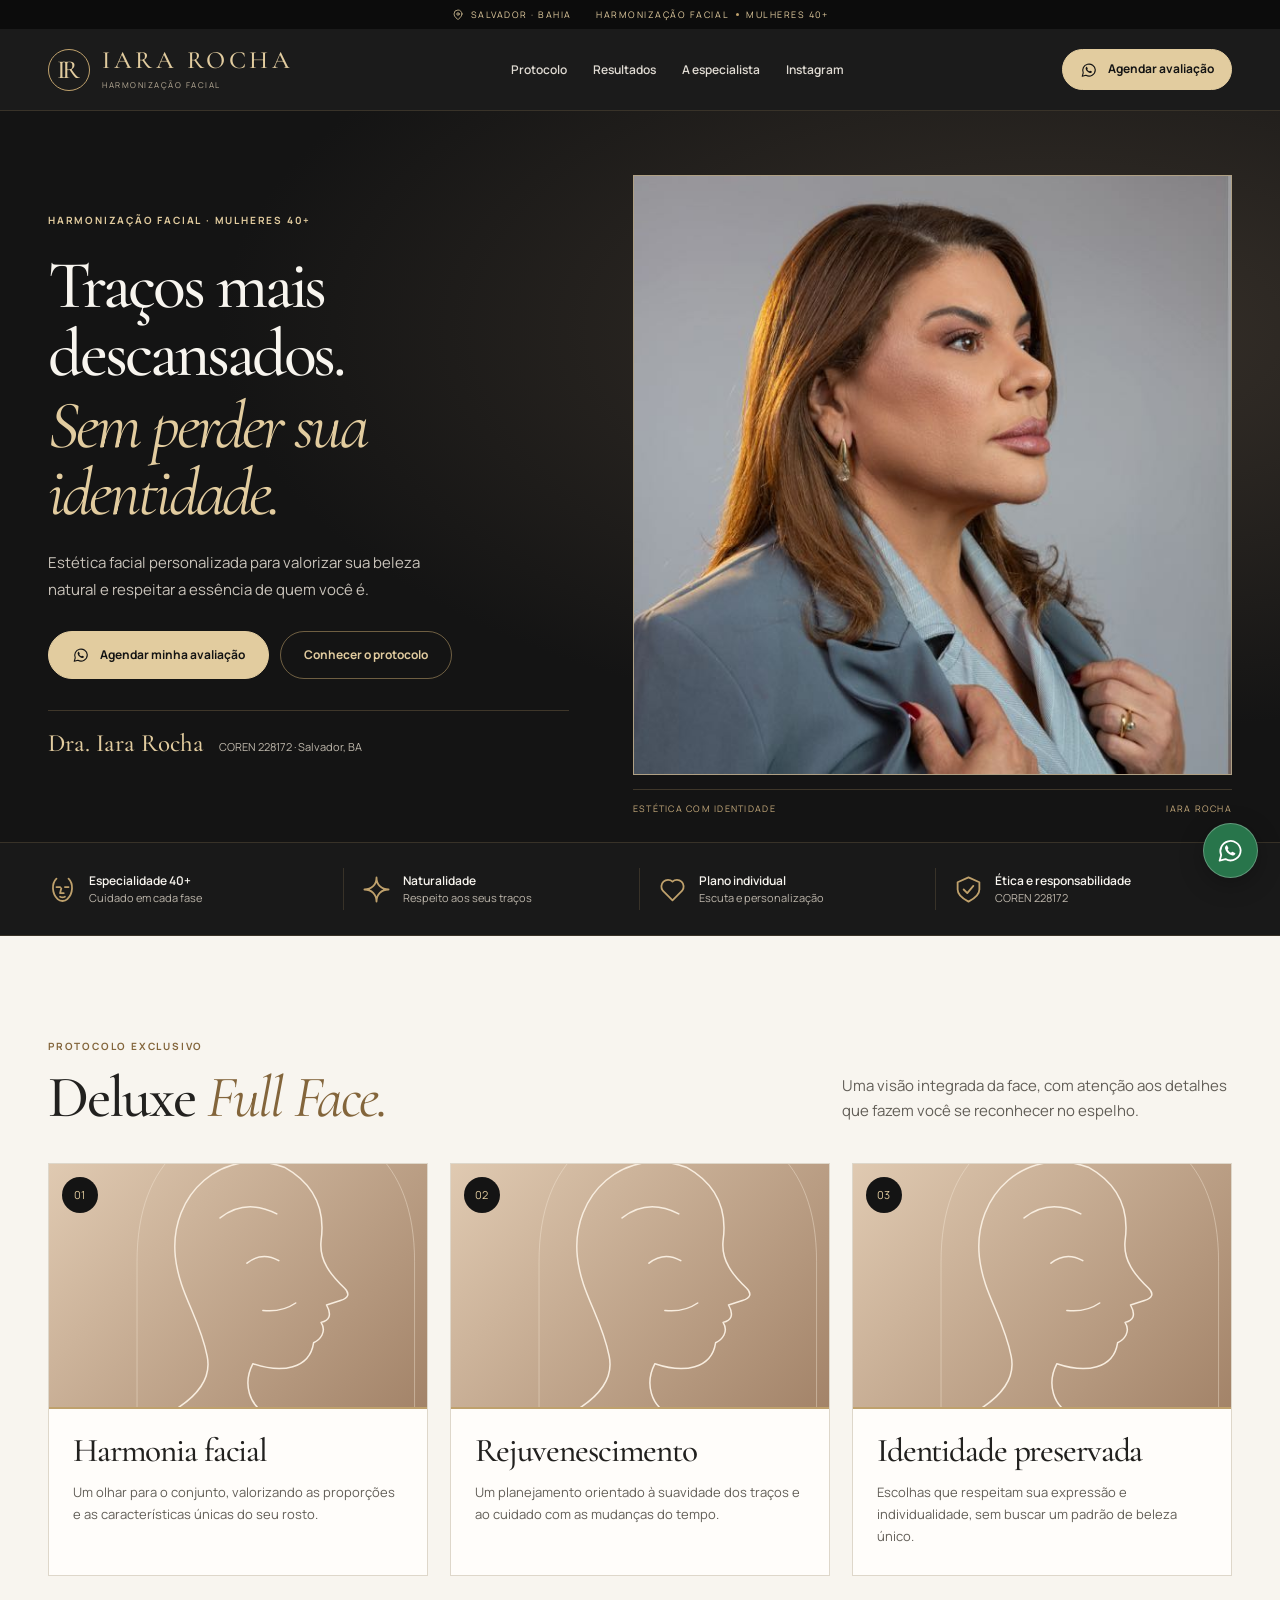
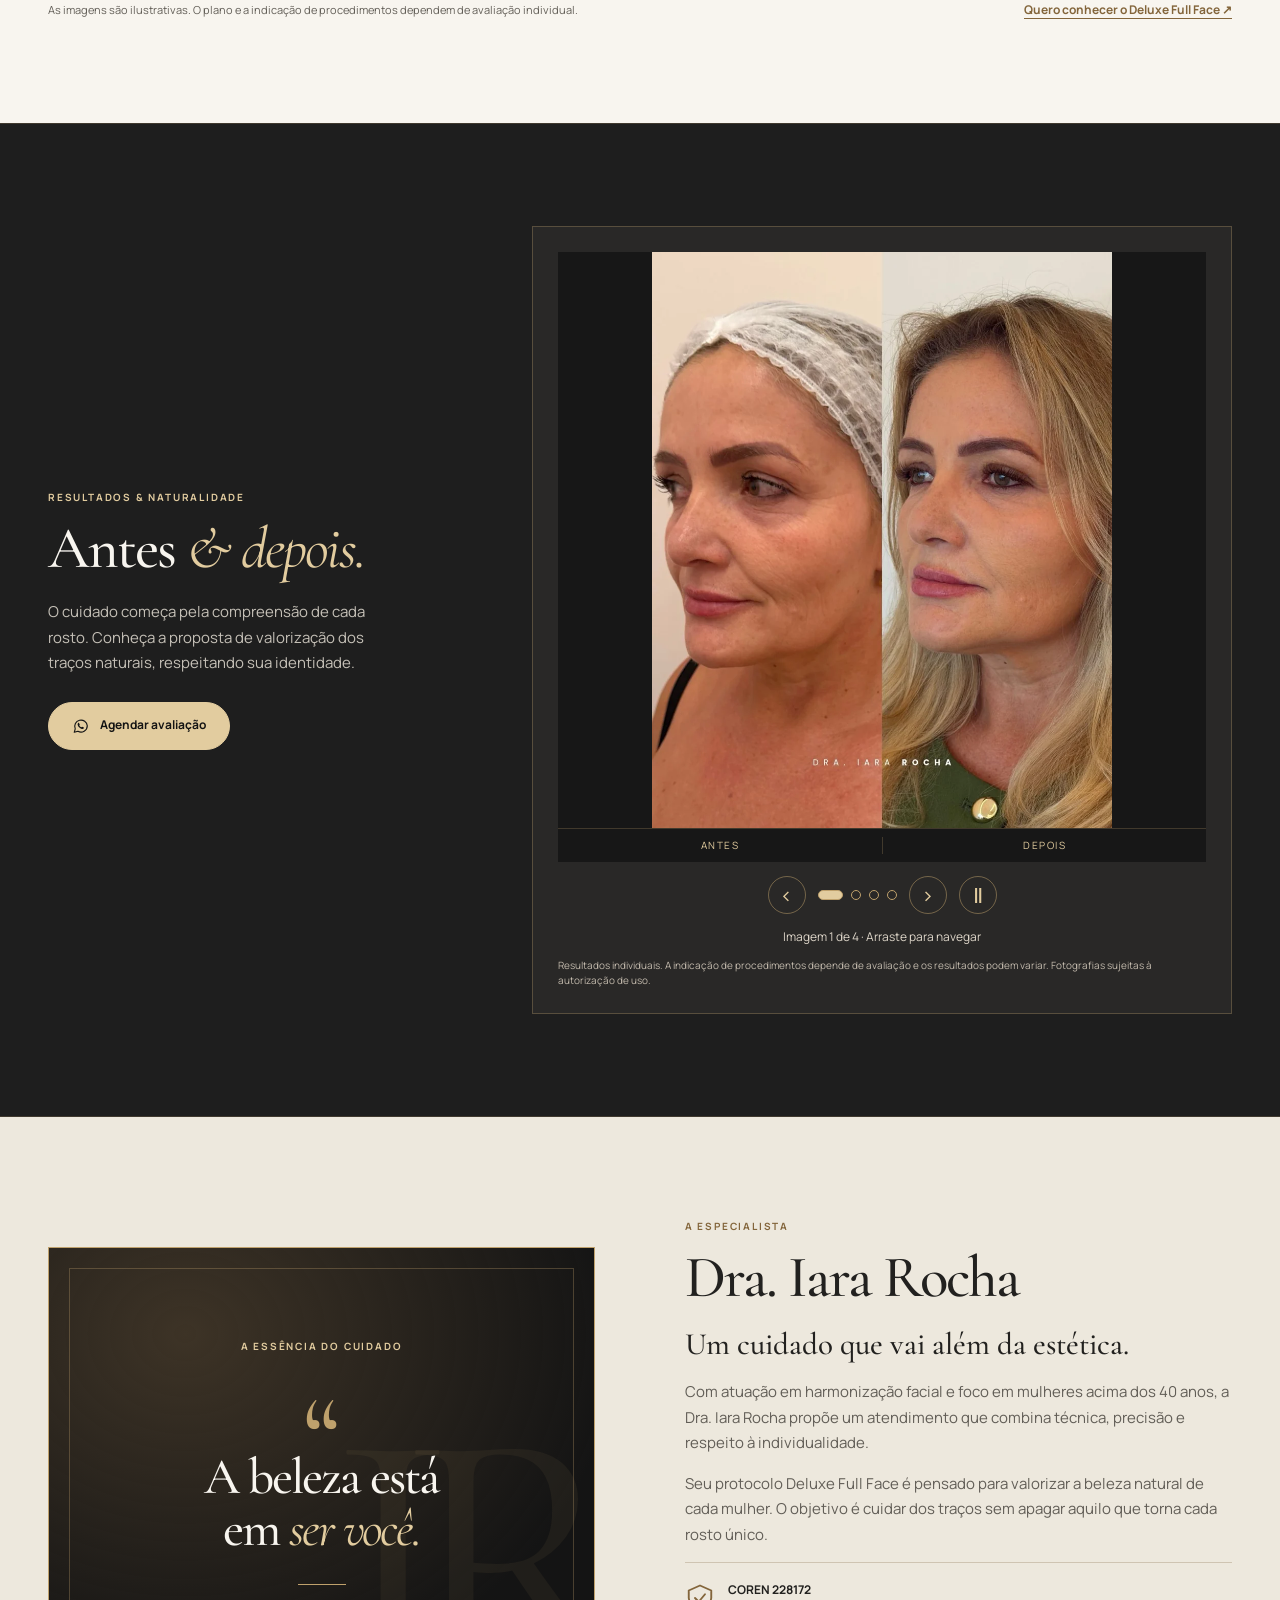
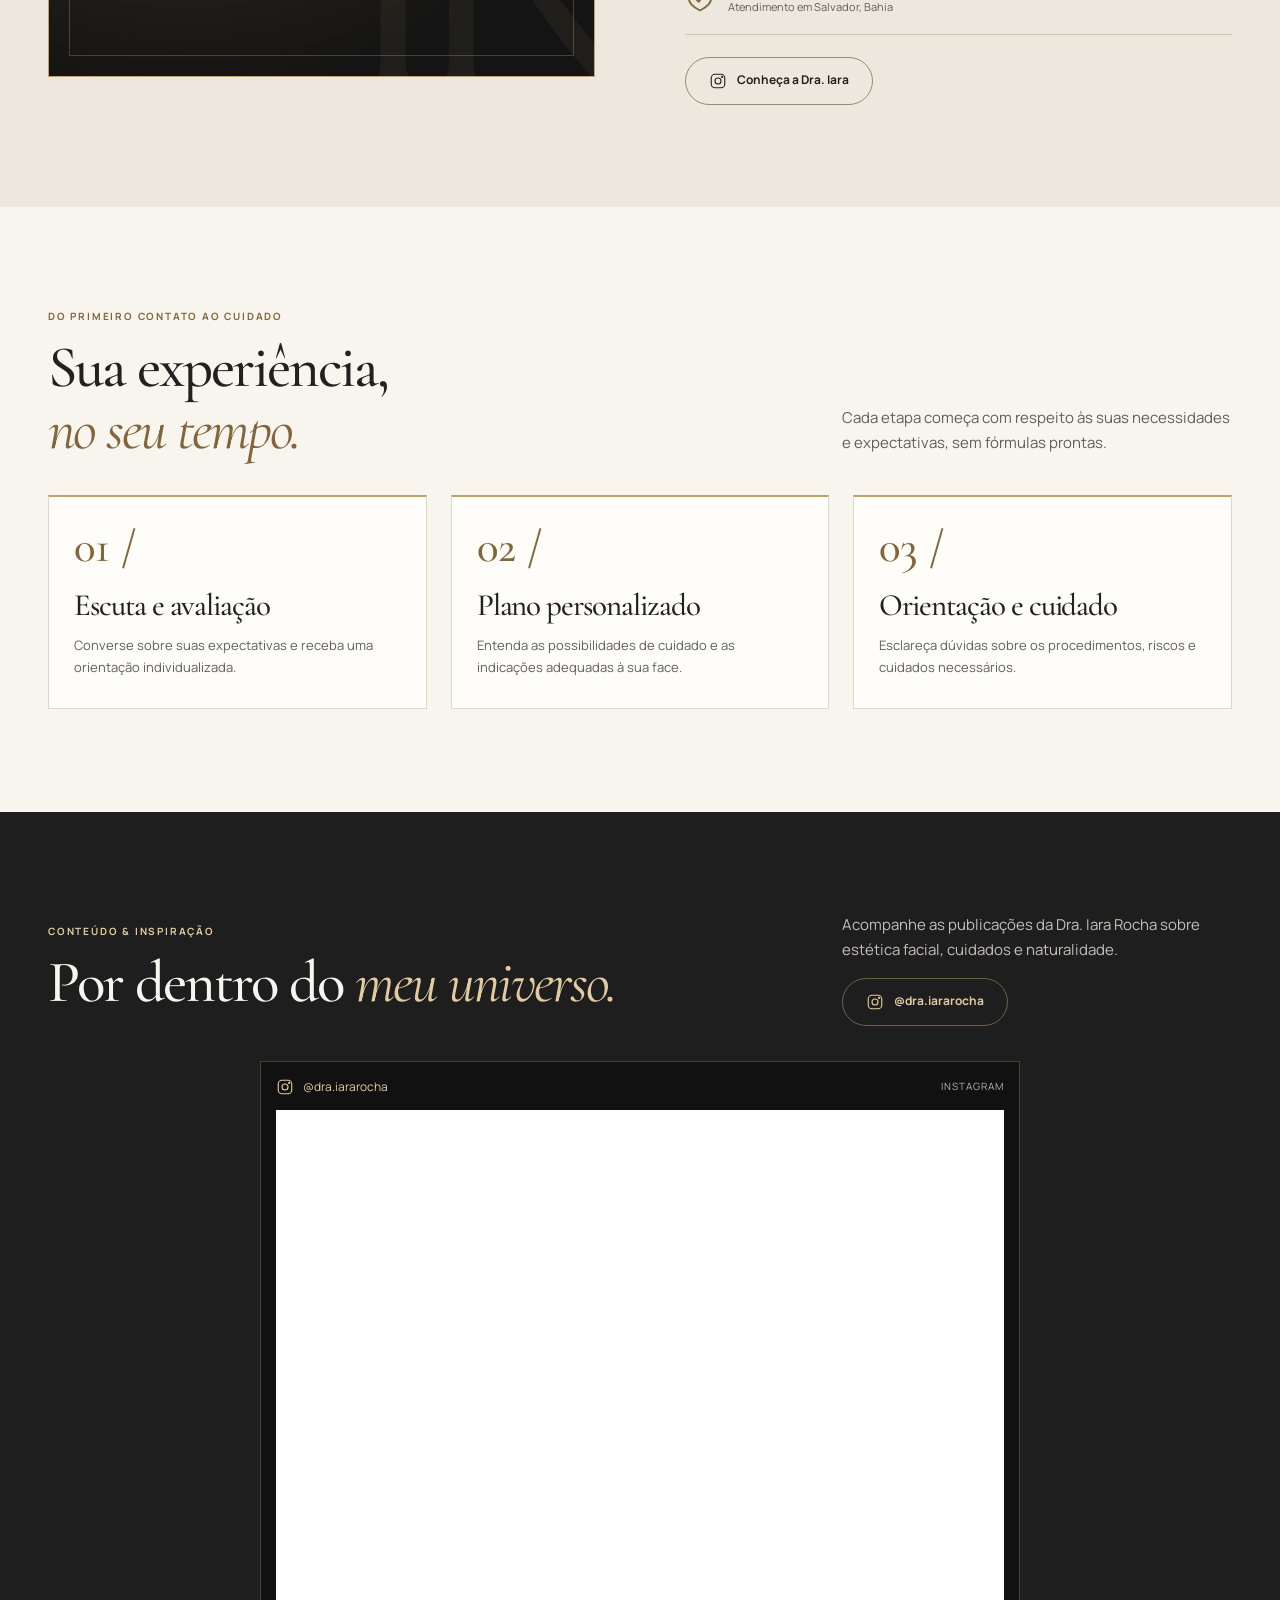
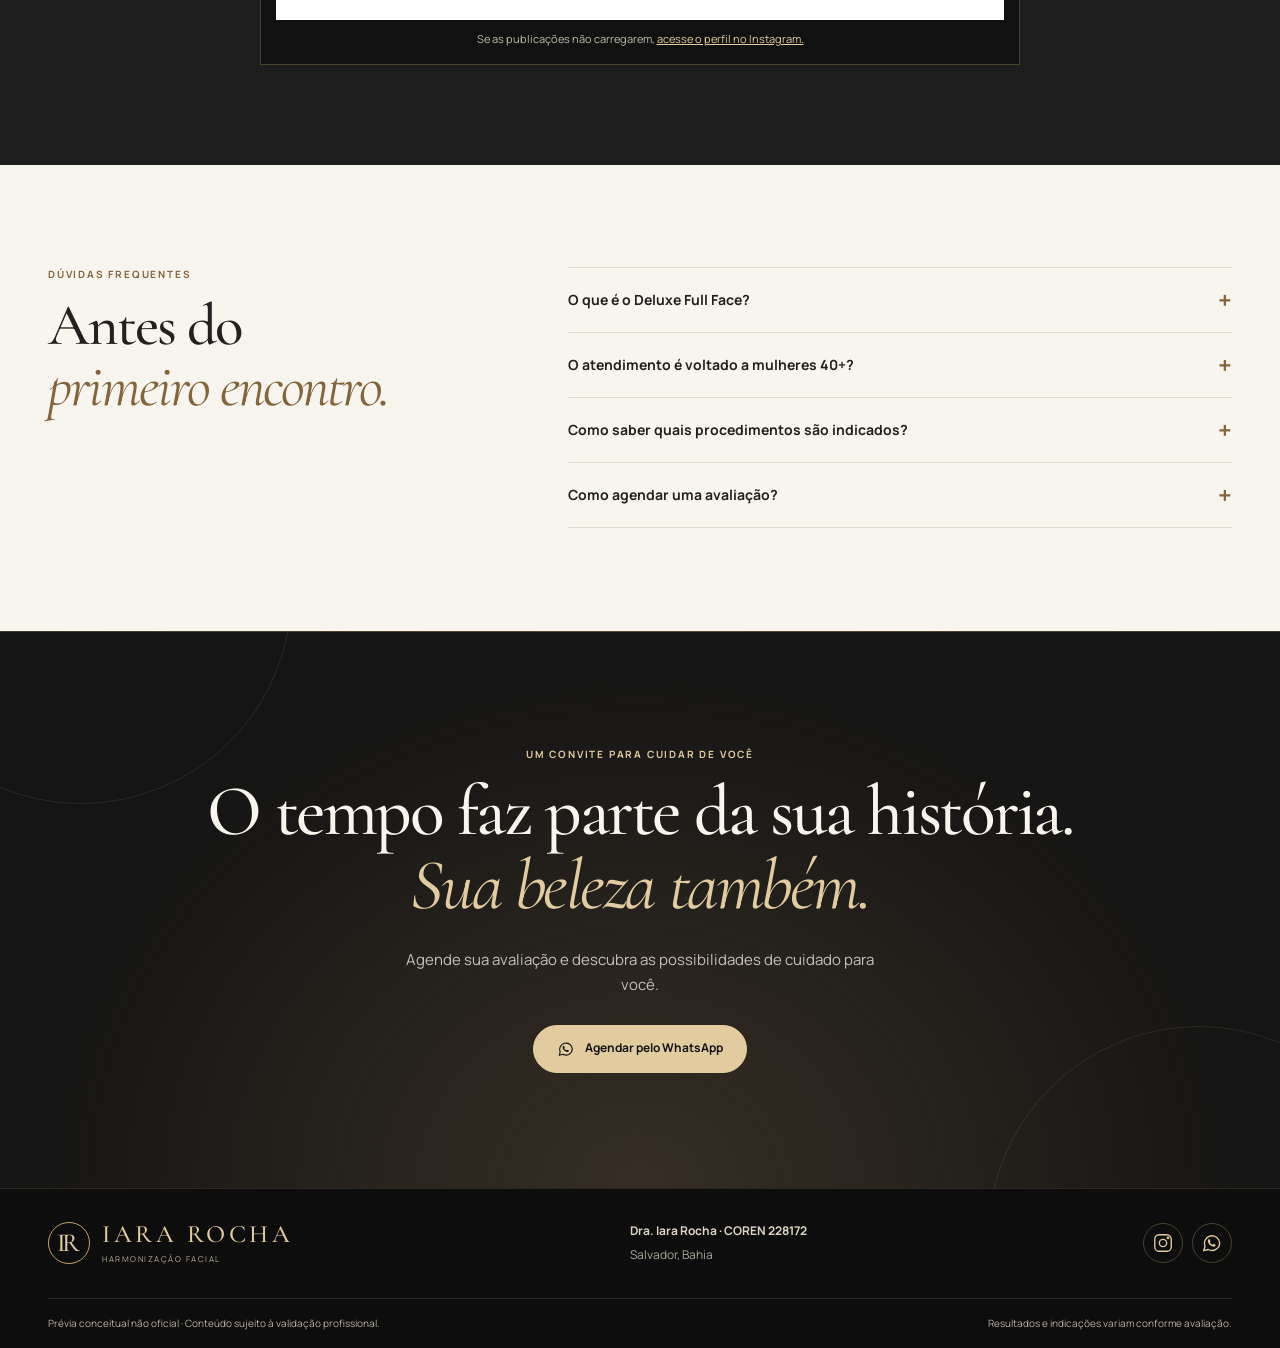
<file: index.html>
<!doctype html>
<html lang="pt-BR"><head><meta charset="utf-8"><meta name="viewport" content="width=device-width, initial-scale=1"><title>Dra. Iara Rocha | Harmonização facial em Salvador</title><meta name="description" content="Harmonização facial com foco em mulheres 40+ em Salvador, Bahia. Conheça o protocolo Deluxe Full Face e agende sua avaliação com a Dra. Iara Rocha."><meta name="robots" content="noindex, nofollow"><meta name="theme-color" content="#141414"><meta property="og:title" content="Dra. Iara Rocha | Beleza que respeita sua identidade"><meta property="og:description" content="Harmonização facial personalizada para mulheres 40+ em Salvador."><meta property="og:type" content="website"><link rel="icon" type="image/svg+xml" href="assets/mark.svg"><link rel="preconnect" href="https://fonts.googleapis.com"><link rel="preconnect" href="https://fonts.gstatic.com" crossorigin><link href="https://fonts.googleapis.com/css2?family=Cormorant+Garamond:ital,wght@0,400;0,500;0,600;1,400;1,500&family=Manrope:wght@400;500;600;700&display=swap" rel="stylesheet"><link rel="stylesheet" href="styles.css?v=5"><script src="script.js?v=5" defer></script></head>
<body><svg xmlns="http://www.w3.org/2000/svg" style="position:absolute;width:0;height:0;overflow:hidden" aria-hidden="true"><symbol id="ig" viewBox="0 0 24 24"><rect x="3" y="3" width="18" height="18" rx="5"/><circle cx="12" cy="12" r="4"/><path d="M17.5 6.5h.01" stroke-width="3"/></symbol><symbol id="wa" viewBox="0 0 24 24"><path d="M20.4 11.8a8.4 8.4 0 0 1-12.5 7.3L3 20.4l1.3-4.6a8.4 8.4 0 1 1 16.1-4Z"/><path d="M8.3 8.1c.3-.5.8-.4 1-.1l1 2c.1.3-.2.7-.6 1.1.6 1.3 1.4 2.1 2.8 2.7.4-.5.8-.9 1.1-.8l2.1 1c.4.2.4.7.1 1.1-.6.9-1.6 1.2-2.8.8-2.7-.9-5-3-5.5-5.6-.2-.9.2-1.6.8-2.2Z" fill="currentColor" stroke="none"/></symbol><symbol id="pin" viewBox="0 0 24 24"><path d="M20 10c0 6-8 11-8 11S4 16 4 10a8 8 0 1 1 16 0Z"/><circle cx="12" cy="10" r="2.5"/></symbol><symbol id="spark" viewBox="0 0 24 24"><path d="M12 2c0 6 4 10 10 10-6 0-10 4-10 10 0-6-4-10-10-10 6 0 10-4 10-10Z"/></symbol><symbol id="shield" viewBox="0 0 24 24"><path d="M12 2 21 6v6c0 5-5 8-9 10-4-2-9-5-9-10V6l9-4Z"/><path d="m8 12 3 3 5-6"/></symbol><symbol id="heart" viewBox="0 0 24 24"><path d="M12 21 4 13a5.5 5.5 0 0 1 8-7.5A5.5 5.5 0 0 1 20 13Z"/></symbol><symbol id="face" viewBox="0 0 24 24"><path d="M7 3C3 7 3 15 8 20c2 2 6 2 8 0 5-5 5-13 1-17M7 10h3m4 0h3m-6 1-1 4h3m-3 3c1 .5 3 .5 4 0"/></symbol></svg>
<div class="topline"><span><svg><use href="#pin"/></svg> Salvador · Bahia</span><span>Harmonização facial <i></i> Mulheres 40+</span></div>
<header class="header"><div class="shell nav"><a href="#inicio" class="logo" aria-label="Dra. Iara Rocha, início"><span class="logo-mark">IR</span><span><strong>IARA ROCHA</strong><small>HARMONIZAÇÃO FACIAL</small></span></a><button class="menu" type="button" aria-expanded="false" aria-label="Abrir menu" aria-controls="navlinks"><span></span><span></span></button><nav id="navlinks"><a href="#protocolo">Protocolo</a><a href="#resultados">Resultados</a><a href="#sobre">A especialista</a><a href="#instagram">Instagram</a></nav><a class="btn btn-small" href="https://wa.me/5571999190750?text=Ol%C3%A1%2C%20gostaria%20de%20agendar%20uma%20avalia%C3%A7%C3%A3o." target="_blank" rel="noopener"><svg><use href="#wa"/></svg> Agendar avaliação</a></div></header>
<main id="inicio"><section class="hero" aria-labelledby="hero-title"><div class="shell hero-grid"><div class="hero-copy"><div class="eyebrow">HARMONIZAÇÃO FACIAL · MULHERES 40+</div><h1 id="hero-title">Traços mais descansados.<em>Sem perder sua identidade.</em></h1><p class="hero-description">Estética facial personalizada para valorizar sua beleza natural e respeitar a essência de quem você é.</p><div class="actions"><a class="btn" href="https://wa.me/5571999190750?text=Ol%C3%A1%2C%20gostaria%20de%20agendar%20uma%20avalia%C3%A7%C3%A3o." target="_blank" rel="noopener"><svg><use href="#wa"/></svg> Agendar minha avaliação</a><a class="btn outline" href="#protocolo">Conhecer o protocolo</a></div><div class="hero-caption"><span class="hero-signature">Dra. Iara Rocha</span><span>COREN 228172 · Salvador, BA</span></div></div><figure class="hero-portrait"><div class="portrait-image"><img src="assets/draiara.png" alt="Retrato profissional da Dra. Iara Rocha" width="640" height="640" fetchpriority="high" decoding="async"></div><figcaption><span>ESTÉTICA COM IDENTIDADE</span><span>IARA ROCHA</span></figcaption></figure></div></section>
<section class="values"><div class="shell values-grid"><div><svg><use href="#face"/></svg><span><b>Especialidade 40+</b><small>Cuidado em cada fase</small></span></div><div><svg><use href="#spark"/></svg><span><b>Naturalidade</b><small>Respeito aos seus traços</small></span></div><div><svg><use href="#heart"/></svg><span><b>Plano individual</b><small>Escuta e personalização</small></span></div><div><svg><use href="#shield"/></svg><span><b>Ética e responsabilidade</b><small>COREN 228172</small></span></div></div></section>
<section id="protocolo" class="section protocol"><div class="shell"><div class="section-head reveal"><div><div class="eyebrow">PROTOCOLO EXCLUSIVO</div><h2>Deluxe <em>Full Face.</em></h2></div><p>Uma visão integrada da face, com atenção aos detalhes que fazem você se reconhecer no espelho.</p></div><div class="protocol-grid"><article class="tile reveal"><div class="tile-img"><img loading="lazy" src="https://images.pexels.com/photos/6619491/pexels-photo-6619491.jpeg?auto=compress&cs=tinysrgb&w=850" alt="Imagem ilustrativa de cuidado facial" onerror="this.onerror=null;this.src='assets/portrait.svg'"><span>01</span></div><div class="tile-copy"><h3>Harmonia facial</h3><p>Um olhar para o conjunto, valorizando as proporções e as características únicas do seu rosto.</p></div></article><article class="tile reveal"><div class="tile-img"><img loading="lazy" src="https://images.pexels.com/photos/7446693/pexels-photo-7446693.jpeg?auto=compress&cs=tinysrgb&w=850" alt="Imagem ilustrativa de atendimento estético" onerror="this.onerror=null;this.src='assets/portrait.svg'"><span>02</span></div><div class="tile-copy"><h3>Rejuvenescimento</h3><p>Um planejamento orientado à suavidade dos traços e ao cuidado com as mudanças do tempo.</p></div></article><article class="tile reveal"><div class="tile-img"><img loading="lazy" src="https://images.pexels.com/photos/6724479/pexels-photo-6724479.jpeg?auto=compress&cs=tinysrgb&w=850" alt="Imagem ilustrativa de autocuidado" onerror="this.onerror=null;this.src='assets/portrait.svg'"><span>03</span></div><div class="tile-copy"><h3>Identidade preservada</h3><p>Escolhas que respeitam sua expressão e individualidade, sem buscar um padrão de beleza único.</p></div></article></div><div class="protocol-foot"><span>As imagens são ilustrativas. O plano e a indicação de procedimentos dependem de avaliação individual.</span><a class="text-link" href="https://wa.me/5571999190750?text=Ol%C3%A1%2C%20gostaria%20de%20conhecer%20o%20Deluxe%20Full%20Face." target="_blank" rel="noopener">Quero conhecer o Deluxe Full Face <span>↗</span></a></div></div></section>
<section id="resultados" class="results"><div class="shell results-grid"><div class="results-copy reveal"><div class="eyebrow">RESULTADOS & NATURALIDADE</div><h2>Antes <em>&amp; depois.</em></h2><p>O cuidado começa pela compreensão de cada rosto. Conheça a proposta de valorização dos traços naturais, respeitando sua identidade.</p><a class="btn" href="https://wa.me/5571999190750" target="_blank" rel="noopener"><svg><use href="#wa"/></svg> Agendar avaliação</a></div><div class="case-carousel reveal" aria-label="Galeria de antes e depois" aria-roledescription="carrossel"><div class="gallery-window" id="case-stage" tabindex="0" aria-label="Arraste para navegar ou use as setas do teclado"><div class="gallery-track" id="gallery-track"></div><div class="gallery-empty" id="gallery-empty"><p>Galeria de antes e depois</p><small>Fotografias serão exibidas após a inclusão dos arquivos.</small></div></div><div class="case-controls" id="case-controls" hidden><button type="button" id="case-prev" aria-label="Imagem anterior">‹</button><div class="gallery-dots" id="gallery-dots" aria-label="Selecionar imagem"></div><button type="button" id="case-next" aria-label="Próxima imagem">›</button><button type="button" id="case-pause" aria-label="Pausar reprodução automática">Ⅱ</button></div><p class="case-caption" id="case-counter" hidden></p><small class="case-disclaimer">Resultados individuais. A indicação de procedimentos depende de avaliação e os resultados podem variar. Fotografias sujeitas à autorização de uso.</small></div></div></section><section id="sobre" class="about"><div class="shell about-grid"><div class="about-art reveal"><div class="about-monogram" aria-hidden="true">IR</div><div class="about-quote"><span class="eyebrow">A ESSÊNCIA DO CUIDADO</span><span class="quote-mark" aria-hidden="true">“</span><p>A beleza está em <em>ser você.</em></p><span class="quote-line"></span></div></div><div class="about-copy reveal"><div class="eyebrow">A ESPECIALISTA</div><h2>Dra. Iara Rocha</h2><p class="lead">Um cuidado que vai além da estética.</p><p>Com atuação em harmonização facial e foco em mulheres acima dos 40 anos, a Dra. Iara Rocha propõe um atendimento que combina técnica, precisão e respeito à individualidade.</p><p>Seu protocolo Deluxe Full Face é pensado para valorizar a beleza natural de cada mulher. O objetivo é cuidar dos traços sem apagar aquilo que torna cada rosto único.</p><div class="credential"><svg><use href="#shield"/></svg><div><b>COREN 228172</b><small>Atendimento em Salvador, Bahia</small></div></div><a class="btn outline" href="https://www.instagram.com/dra.iararocha/" target="_blank" rel="noopener"><svg><use href="#ig"/></svg> Conheça a Dra. Iara</a></div></div></section>
<section id="experiencia" class="section experience"><div class="shell"><div class="section-head reveal"><div><div class="eyebrow">DO PRIMEIRO CONTATO AO CUIDADO</div><h2>Sua experiência,<br><em>no seu tempo.</em></h2></div><p>Cada etapa começa com respeito às suas necessidades e expectativas, sem fórmulas prontas.</p></div><div class="steps"><article class="reveal"><span>01 /</span><h3>Escuta e avaliação</h3><p>Converse sobre suas expectativas e receba uma orientação individualizada.</p></article><article class="reveal"><span>02 /</span><h3>Plano personalizado</h3><p>Entenda as possibilidades de cuidado e as indicações adequadas à sua face.</p></article><article class="reveal"><span>03 /</span><h3>Orientação e cuidado</h3><p>Esclareça dúvidas sobre os procedimentos, riscos e cuidados necessários.</p></article></div></div></section>
<section id="instagram" class="social"><div class="shell"><div class="section-head reveal"><div><div class="eyebrow">CONTEÚDO & INSPIRAÇÃO</div><h2>Por dentro do <em>meu universo.</em></h2></div><div class="social-intro"><p>Acompanhe as publicações da Dra. Iara Rocha sobre estética facial, cuidados e naturalidade.</p><a class="btn outline" href="https://www.instagram.com/dra.iararocha/" target="_blank" rel="noopener"><svg><use href="#ig"/></svg> @dra.iararocha</a></div></div><div class="social-frame reveal"><div class="social-bar"><span><svg><use href="#ig"/></svg> @dra.iararocha</span><span>Instagram</span></div><iframe id="instagram-feed" title="Publicações e perfil da Dra. Iara Rocha no Instagram" src="https://www.instagram.com/dra.iararocha/embed/" loading="lazy" referrerpolicy="strict-origin-when-cross-origin" allowfullscreen></iframe><p class="embed-fallback">Se as publicações não carregarem, <a href="https://www.instagram.com/dra.iararocha/" target="_blank" rel="noopener">acesse o perfil no Instagram.</a></p></div></div></section>
<section class="section faq-section" id="duvidas"><div class="shell faq"><div class="reveal"><div class="eyebrow">DÚVIDAS FREQUENTES</div><h2>Antes do<br><em>primeiro encontro.</em></h2></div><div class="faq-items reveal"><details><summary>O que é o Deluxe Full Face?<span>+</span></summary><p>É o protocolo exclusivo de harmonização facial apresentado pela Dra. Iara Rocha, com abordagem individualizada e foco na naturalidade.</p></details><details><summary>O atendimento é voltado a mulheres 40+?<span>+</span></summary><p>Sim, esse é o foco informado pela profissional. A avaliação permite conversar sobre as necessidades individuais e a indicação de cada cuidado.</p></details><details><summary>Como saber quais procedimentos são indicados?<span>+</span></summary><p>A indicação depende de avaliação profissional, considerando sua anatomia, histórico de saúde, expectativas e possíveis contraindicações.</p></details><details><summary>Como agendar uma avaliação?<span>+</span></summary><p>Entre em contato pelo WhatsApp para consultar disponibilidade, valores e informações de atendimento em Salvador.</p></details></div></div></section>
<section class="closing"><div class="shell reveal"><div class="eyebrow">UM CONVITE PARA CUIDAR DE VOCÊ</div><h2>O tempo faz parte da sua história.<br><em>Sua beleza também.</em></h2><p>Agende sua avaliação e descubra as possibilidades de cuidado para você.</p><a class="btn light" href="https://wa.me/5571999190750?text=Ol%C3%A1%2C%20gostaria%20de%20agendar%20uma%20avalia%C3%A7%C3%A3o." target="_blank" rel="noopener"><svg><use href="#wa"/></svg> Agendar pelo WhatsApp</a></div></section></main>
<footer><div class="shell footer-main"><a class="logo" href="#inicio"><span class="logo-mark">IR</span><span><strong>IARA ROCHA</strong><small>HARMONIZAÇÃO FACIAL</small></span></a><div><strong>Dra. Iara Rocha · COREN 228172</strong><p>Salvador, Bahia</p></div><div class="social-icons"><a href="https://www.instagram.com/dra.iararocha/" target="_blank" rel="noopener" aria-label="Instagram"><svg><use href="#ig"/></svg></a><a href="https://wa.me/5571999190750" target="_blank" rel="noopener" aria-label="WhatsApp"><svg><use href="#wa"/></svg></a></div></div><div class="shell footer-bottom"><span>Prévia conceitual não oficial · Conteúdo sujeito à validação profissional.</span><span>Resultados e indicações variam conforme avaliação.</span></div></footer>
<a class="floating" href="https://wa.me/5571999190750?text=Ol%C3%A1%2C%20gostaria%20de%20agendar%20uma%20avalia%C3%A7%C3%A3o." target="_blank" rel="noopener" aria-label="Agendar pelo WhatsApp"><svg><use href="#wa"/></svg></a></body></html>
</file>
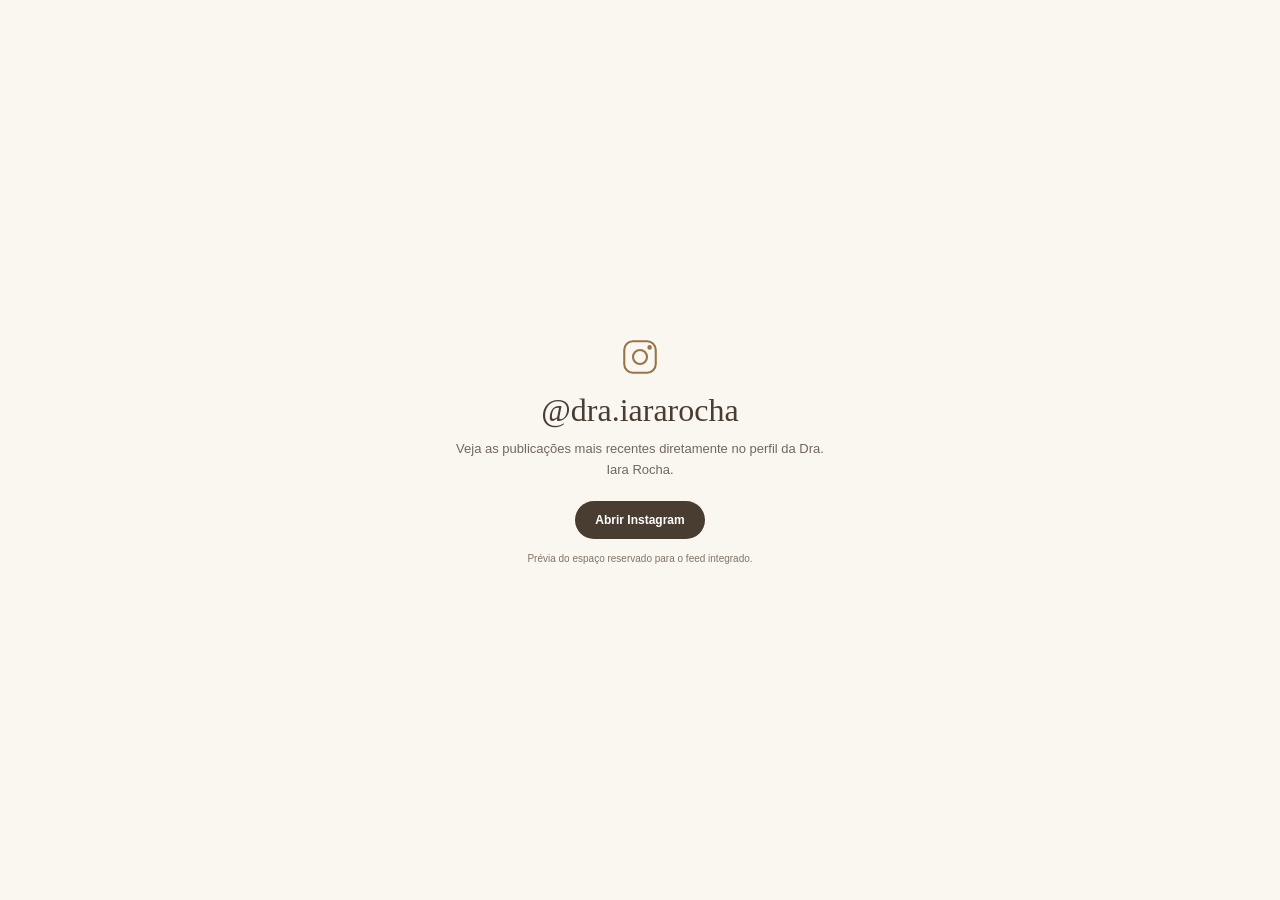
<file: instagram.html>
<!doctype html><html lang="pt-BR"><head><meta charset="utf-8"><meta name="viewport" content="width=device-width, initial-scale=1"><meta name="robots" content="noindex,nofollow"><style>*{box-sizing:border-box}body{margin:0;min-height:100vh;display:grid;place-items:center;background:#faf7f1;color:#493d31;font-family:Arial,sans-serif;text-align:center;padding:20px}main{max-width:390px}svg{width:42px;height:42px;fill:none;stroke:#987449;stroke-width:1.2}h2{font:400 32px Georgia,serif;margin:10px 0}p{font-size:13px;line-height:1.6;color:#72675b;margin:0 0 20px}a{display:inline-block;background:#493d31;color:#fff;border-radius:40px;padding:12px 20px;text-decoration:none;font-size:12px;font-weight:bold}small{display:block;font-size:10px;color:#807466;margin-top:14px}</style></head><body><main><svg viewBox="0 0 24 24" aria-hidden="true"><rect x="3" y="3" width="18" height="18" rx="5"/><circle cx="12" cy="12" r="4"/><circle cx="17.5" cy="6.5" r=".7" fill="#987449"/></svg><h2>@dra.iararocha</h2><p>Veja as publicações mais recentes diretamente no perfil da Dra. Iara Rocha.</p><a href="https://www.instagram.com/dra.iararocha/" target="_blank" rel="noopener">Abrir Instagram</a><small>Prévia do espaço reservado para o feed integrado.</small></main></body></html>
</file>
<file: styles.css>
:root{
 --black:#141414;--graphite:#1e1e1e;--black-soft:#252423;--gold:#bfa16c;--gold-light:#e2cc9f;--gold-dark:#83653b;--paper:#f8f5ef;--cream:#ede8dd;--ink:#22211f;--muted:#625e57;--light-muted:#c5c0b7;--line:#ded7ca;--dark-line:#ffffff20;--serif:'Cormorant Garamond',Georgia,serif;--sans:'Manrope',Arial,sans-serif;
}
*{box-sizing:border-box}html{scroll-behavior:smooth;scroll-padding-top:88px}body{margin:0;background:var(--paper);color:var(--ink);font:400 15px/1.7 var(--sans);-webkit-font-smoothing:antialiased}a{color:inherit;text-decoration:none}button{font:inherit}img{display:block;max-width:100%;width:100%;height:auto}svg{width:22px;height:22px;fill:none;stroke:currentColor;stroke-width:1.5;stroke-linecap:round;stroke-linejoin:round;flex:none}.shell{width:min(1200px,calc(100% - 96px));margin-inline:auto}
h1,h2,h3{font-family:var(--serif);font-weight:500;letter-spacing:-.034em;line-height:1.04;margin:0}h2{font-size:clamp(43px,4.6vw,70px);margin-top:13px}h2 em{font-weight:400;color:var(--gold-dark)}h3{font-size:34px}p{margin:0}
.eyebrow{display:flex;align-items:center;gap:10px;color:var(--gold-dark);font-size:10px;font-weight:700;letter-spacing:.18em;text-transform:uppercase;line-height:1.5}.eyebrow>span{width:24px;height:1px;background:currentColor;flex:none}
.btn{display:inline-flex;align-items:center;justify-content:center;gap:10px;min-height:48px;border:1px solid #917244;background:#917244;color:#fff;border-radius:100px;padding:13px 23px;font-size:12px;font-weight:700;line-height:1.4;transition:transform .22s,background .22s,border-color .22s,color .22s}.btn svg{width:18px;height:18px}.btn:hover{background:#71542d;border-color:#71542d;transform:translateY(-2px)}.btn.outline{background:transparent;color:var(--ink);border-color:#9d8a6d}.btn.outline:hover{background:var(--ink);border-color:var(--ink);color:white}.btn-small{min-height:41px;padding:10px 17px;white-space:nowrap}.actions{display:flex;flex-wrap:wrap;gap:11px}
.topline{background:#0c0c0c;color:var(--gold-light);display:flex;align-items:center;justify-content:center;gap:24px;padding:7px 15px;text-transform:uppercase;font-size:9px;letter-spacing:.17em}.topline span{display:flex;align-items:center;gap:7px}.topline svg{width:12px;height:12px}.topline i{width:3px;height:3px;border-radius:50%;background:var(--gold)}
.header{position:sticky;top:0;z-index:20;background:rgba(20,20,20,.97);backdrop-filter:blur(14px);border-bottom:1px solid #bfa16c30;color:var(--paper)}.nav{min-height:81px;display:flex;align-items:center;justify-content:space-between;gap:20px}.logo{display:inline-flex;align-items:center;gap:12px;flex-shrink:0}.logo-mark{width:42px;height:42px;border:1px solid var(--gold);border-radius:50%;display:grid;place-items:center;color:var(--gold-light);font:500 26px/1 var(--serif);letter-spacing:-.15em;padding-right:4px}.logo strong,.logo small{display:block}.logo strong{font:500 25px/1 var(--serif);letter-spacing:.14em;color:var(--gold-light)}.logo small{margin-top:5px;font-size:8px;letter-spacing:.19em;color:#b9ad98}
nav{display:flex;align-items:center;gap:26px;font-size:12px;font-weight:600}nav a{color:#e0dbd3;transition:color .2s}nav a:hover{color:var(--gold-light)}.menu{display:none;color:var(--paper);border:0;background:none;padding:12px;cursor:pointer}
.header .btn,.hero .btn,.results .btn,.closing .btn{background:var(--gold-light);border-color:var(--gold-light);color:var(--black)}.header .btn:hover,.hero .btn:hover,.results .btn:hover,.closing .btn:hover{background:#f3dfb7;border-color:#f3dfb7}.hero .btn.outline{background:transparent;border-color:#bfa16c88;color:var(--gold-light)}.hero .btn.outline:hover{background:#bfa16c20;border-color:var(--gold-light)}
.hero{background:radial-gradient(ellipse at 82% 30%,#38312a 0,transparent 56%),var(--black);color:var(--paper);overflow:hidden}.hero-grid{display:grid;grid-template-columns:minmax(0,.93fr) minmax(0,1.07fr);gap:clamp(25px,5vw,76px);align-items:center;padding-block:clamp(40px,5vw,80px) 26px}.hero-copy{padding:10px 0 30px}.hero .eyebrow{color:var(--gold-light)}.hero h1{font-size:clamp(49px,5.3vw,85px);line-height:.99;letter-spacing:-.045em;margin:24px 0 23px}.hero h1 em{display:block;color:var(--gold-light);font-weight:400;margin-top:5px}.hero-description{max-width:415px;color:#c9c3ba;font-size:15px;line-height:1.8;margin-bottom:28px}.hero-caption{margin-top:31px;padding-top:19px;border-top:1px solid #bfa16c40;display:flex;flex-wrap:wrap;align-items:baseline;gap:7px 15px;color:#bfb8ac;font-size:11px}.hero-signature{font:500 25px/1.1 var(--serif);color:var(--gold-light)}.hero-portrait{margin:0;min-width:0;position:relative;animation:appear .7s ease both}.portrait-image{position:relative;aspect-ratio:1;overflow:hidden;background:#999;border:1px solid #c5a87180}.portrait-image img{width:100%;height:100%;object-fit:contain;object-position:center}.hero-portrait figcaption{display:flex;justify-content:space-between;gap:12px;align-items:center;margin-top:14px;padding-top:11px;border-top:1px solid #bfa16c40;color:#c7ab7c;font-size:9px;letter-spacing:.14em}.hero-portrait figcaption span:last-child{text-align:right}@keyframes appear{from{opacity:.25;transform:translateY(12px)}to{opacity:1;transform:none}}
.values{background:#191919;color:var(--paper);border-top:1px solid #bfa16c30;border-bottom:1px solid #bfa16c30}.values-grid{display:grid;grid-template-columns:repeat(4,minmax(0,1fr));padding-block:25px}.values-grid>div{display:flex;align-items:center;gap:12px;padding:4px 18px;border-right:1px solid #bfa16c30}.values-grid>div:first-child{padding-left:0}.values-grid>div:last-child{border:0}.values-grid svg{width:29px;height:29px;color:var(--gold)}.values-grid b,.values-grid small{display:block;line-height:1.5}.values-grid b{font-size:12px;font-weight:600}.values-grid small{font-size:11px;color:#bdb6ab}
.section{padding-block:clamp(62px,8vw,110px)}.section-head{display:flex;align-items:end;justify-content:space-between;gap:36px;margin-bottom:35px}.section-head p{color:var(--muted);max-width:390px;margin-bottom:4px}
.protocol{background:var(--paper)}.protocol-grid{display:grid;grid-template-columns:repeat(3,minmax(0,1fr));gap:22px}.tile{background:#fffdfa;overflow:hidden;border:1px solid var(--line);transition:transform .35s,box-shadow .35s}.tile:hover{transform:translateY(-5px);box-shadow:0 14px 35px #2420180c}.tile-img{height:clamp(180px,19vw,260px);position:relative;overflow:hidden;background:var(--cream)}.tile-img img{width:100%;height:100%;object-fit:cover;object-position:center 42%;transition:transform .6s}.tile:hover .tile-img img{transform:scale(1.04)}.tile-img>span{position:absolute;top:13px;left:13px;display:grid;place-items:center;width:36px;height:36px;border-radius:50%;background:var(--black);color:var(--gold-light);font-size:11px;letter-spacing:.08em}.tile-copy{padding:25px 24px 28px;border-top:2px solid #bfa16c}.tile h3{font-size:clamp(28px,2.6vw,36px)}.tile p{font-size:13px;color:var(--muted);margin-top:12px}.protocol-foot{display:flex;justify-content:space-between;align-items:center;gap:20px;margin-top:24px;color:var(--muted);font-size:11px}.text-link{font-size:12px;font-weight:700;color:var(--gold-dark);text-decoration:underline;text-underline-offset:4px}
.results{background:var(--graphite);color:var(--paper);padding-block:clamp(60px,8vw,104px);border-block:1px solid #bfa16c35}.results-grid{display:grid;grid-template-columns:minmax(0,.75fr) minmax(0,1.25fr);gap:clamp(25px,6vw,80px);align-items:center}.results .eyebrow,.results h2 em{color:var(--gold-light)}.results-copy p{color:var(--light-muted);max-width:355px;margin:20px 0 26px}.case-carousel{min-width:0;border:1px solid #bfa16c50;padding:clamp(13px,2.1vw,25px);background:#292827}.case-pair{display:grid;grid-template-columns:repeat(2,minmax(0,1fr));gap:10px}.case-pair figure{margin:0;position:relative;aspect-ratio:1;display:grid;place-items:center;overflow:hidden;background:#d7d2c9}.case-pair figure img{width:100%;height:100%;object-fit:contain}.case-placeholder{background:linear-gradient(145deg,#373431,#262524)!important;border:1px solid #bfa16c35}.case-placeholder>span{font:400 clamp(45px,7vw,90px)/1 var(--serif);color:#bfa16c55}.case-pair figcaption{position:absolute;bottom:12px;left:12px;background:#141414e0;color:var(--gold-light);font-size:10px;text-transform:uppercase;letter-spacing:.1em;padding:5px 13px;border-radius:100px}.case-caption{margin:13px 0 6px;font-size:12px;color:#ddd5c8}.case-disclaimer{font-size:10px;color:#c2b9ac;line-height:1.5;display:block;margin-top:10px}.case-controls{display:flex;align-items:center;justify-content:center;gap:12px;margin-top:14px}.case-controls[hidden]{display:none}.case-controls button{width:38px;height:38px;display:grid;place-items:center;background:transparent;color:var(--gold-light);border:1px solid #bfa16c80;border-radius:50%;font-size:21px;line-height:1;cursor:pointer}.case-controls button:hover{background:var(--gold-light);color:var(--black)}.case-controls span{font-size:11px;color:var(--light-muted);min-width:48px;text-align:center}
.about{padding-block:clamp(64px,8vw,112px);background:var(--cream)}.about-grid{display:grid;grid-template-columns:minmax(0,1fr) minmax(0,1fr);align-items:center;gap:clamp(34px,7vw,100px)}.about-art{position:relative;overflow:hidden;min-height:430px;display:flex;align-items:center;justify-content:center;background:radial-gradient(ellipse at 25% 20%,#3d3326,transparent 75%),var(--black);color:var(--gold-light);border:1px solid #bfa16c;isolation:isolate}.about-art::before{content:'';position:absolute;inset:20px;border:1px solid #bfa16c50;pointer-events:none}.about-monogram{position:absolute;bottom:-45px;right:-5px;z-index:-1;font:400 clamp(200px,30vw,420px)/.8 var(--serif);letter-spacing:-.15em;color:#bfa16c11;user-select:none}.about-quote{padding:42px;max-width:380px;text-align:center}.about-quote .eyebrow{justify-content:center;color:var(--gold-light)}.quote-mark{display:block;height:72px;font:400 115px/1 var(--serif);color:var(--gold);margin-top:25px}.about-quote p{font:500 clamp(45px,4vw,66px)/1.02 var(--serif);letter-spacing:-.04em;color:var(--paper)}.about-quote em{color:var(--gold-light);font-weight:400}.quote-line{display:block;width:48px;height:1px;background:var(--gold);margin:28px auto 0}.about-copy p{color:var(--muted);margin:0 0 15px}.about-copy .lead{font:500 31px/1.18 var(--serif);color:var(--ink);margin:17px 0}.credential{display:flex;align-items:center;gap:13px;padding:18px 0;margin:14px 0 22px;border-block:1px solid #cfc4b2}.credential svg{width:30px;height:30px;color:var(--gold-dark)}.credential b,.credential small{display:block;line-height:1.5}.credential b{font-size:12px}.credential small{font-size:11px;color:var(--muted)}
.experience{background:var(--paper)}.steps{display:grid;grid-template-columns:repeat(3,minmax(0,1fr));gap:24px}.steps article{padding:27px 25px 30px;background:#fffdfa;border:1px solid var(--line);border-top:2px solid #bfa16c}.steps article>span{font:500 45px/1 var(--serif);color:var(--gold-dark);display:block;margin-bottom:20px}.steps h3{font-size:31px}.steps p{margin-top:13px;color:var(--muted);font-size:13px}
.social{background:var(--graphite);color:var(--paper);padding-block:clamp(60px,8vw,100px)}.social .eyebrow,.social h2 em{color:var(--gold-light)}.social .section-head{align-items:center}.social .section-head p{color:var(--light-muted);margin:0 0 15px}.social .btn.outline{color:var(--gold-light);border-color:#bfa16c80}.social .btn.outline:hover{background:var(--gold-light);color:var(--black)}.social-frame{max-width:760px;margin:0 auto;background:#111;border:1px solid #bfa16c55;padding:15px}.social-bar{display:flex;justify-content:space-between;align-items:center;gap:12px;padding:0 0 13px;color:var(--gold-light);font-size:12px}.social-bar span:first-child{display:flex;gap:9px;align-items:center}.social-bar svg{width:18px;height:18px}.social-bar span:last-child{font-size:10px;letter-spacing:.1em;text-transform:uppercase;color:#bcb4a8}.social-frame iframe{display:block;border:0;width:100%;height:510px;background:#fff}.embed-fallback{text-align:center;font-size:11px;color:#c2b9ad;margin-top:10px}.embed-fallback a{text-decoration:underline;color:var(--gold-light)}
.faq-section{background:var(--paper)}.faq{display:grid;grid-template-columns:minmax(0,.8fr) minmax(0,1.2fr);gap:clamp(28px,6vw,80px)}.faq-items details{border-bottom:1px solid var(--line)}.faq-items details:first-child{border-top:1px solid var(--line)}summary{list-style:none;cursor:pointer;padding:20px 0;display:flex;align-items:center;justify-content:space-between;gap:12px;font-weight:700;font-size:14px}summary::-webkit-details-marker{display:none}summary span{font-size:24px;line-height:1;color:var(--gold-dark);transition:transform .2s}details[open] summary span{transform:rotate(45deg)}details p{margin:0 25px 19px 0;color:var(--muted);font-size:13px}
.closing{position:relative;isolation:isolate;text-align:center;background:radial-gradient(ellipse at 50% 100%,#362e24,transparent 70%),var(--black);color:var(--paper);overflow:hidden;padding-block:clamp(70px,9vw,122px);border-top:1px solid #bfa16c45}.closing:before,.closing:after{content:'';position:absolute;width:420px;height:420px;border:1px solid #bfa16c22;border-radius:50%;z-index:-1}.closing:before{top:-250px;left:-130px}.closing:after{right:-130px;bottom:-260px}.closing .eyebrow{justify-content:center;color:var(--gold-light)}.closing h2{font-size:clamp(43px,5.6vw,83px)}.closing h2 em{color:var(--gold-light)}.closing p{max-width:500px;margin:23px auto 27px;color:var(--light-muted)}
footer{background:#0d0d0d;color:var(--paper);border-top:1px solid #bfa16c30}.footer-main{display:flex;justify-content:space-between;align-items:center;gap:24px;padding-block:32px}.footer-main>div:nth-child(2){font-size:12px;color:#ddd4c5}.footer-main p{color:#aaa399;margin-top:4px}.social-icons{display:flex;gap:9px}.social-icons a{width:40px;height:40px;border-radius:50%;display:grid;place-items:center;color:var(--gold-light);border:1px solid #bfa16c55}.social-icons a:hover{background:#bfa16c20}.footer-bottom{border-top:1px solid #bfa16c30;display:flex;justify-content:space-between;gap:20px;padding-block:16px;font-size:10px;color:#b8afa3}
.floating{position:fixed;right:22px;bottom:22px;z-index:30;display:grid;place-items:center;width:55px;height:55px;background:#28754b;color:#fff;border:1px solid #ffffff44;border-radius:50%;box-shadow:0 6px 24px #0004;transition:transform .25s}.floating:hover{transform:translateY(-4px)}.floating svg{width:29px;height:29px}
.js .reveal{opacity:0;transform:translateY(18px);transition:opacity .6s,transform .6s}.js .reveal.visible{opacity:1;transform:none}a:focus-visible,button:focus-visible,summary:focus-visible{outline:2px solid var(--gold);outline-offset:4px}
@media(max-width:1000px){.shell{width:calc(100% - 56px)}.nav{gap:14px}nav{gap:15px}.nav>.btn{display:none}.hero-grid{gap:28px}.hero h1{font-size:clamp(46px,5.6vw,69px)}.hero .btn{padding:12px 16px}.values-grid>div{padding-inline:10px;gap:8px}.values-grid svg{width:24px;height:24px}.values-grid small{font-size:10px}.about-art{min-height:370px}.tile-copy{padding:21px 18px}.steps article{padding-inline:17px}}
@media(max-width:700px){html{scroll-padding-top:70px}.shell{width:calc(100% - 36px)}.topline{gap:9px;font-size:8px;letter-spacing:.05em}.nav{min-height:67px}.logo strong{font-size:21px}.logo-mark{width:36px;height:36px;font-size:22px}.logo small{font-size:7px}.menu{display:flex;flex-direction:column;gap:6px}.menu span{width:23px;height:1.5px;background:var(--gold-light)}nav{display:none;position:absolute;top:100%;left:0;right:0;background:var(--black);padding:12px 22px;flex-direction:column;align-items:stretch;gap:0;border-bottom:1px solid #bfa16c55}nav.open{display:flex}nav a{padding:13px 0;border-bottom:1px solid #ffffff15}nav a:last-child{border:0}.hero-grid{grid-template-columns:1fr;gap:22px;padding-block:22px 24px}.hero-portrait{grid-row:1;width:min(100%,480px);justify-self:center}.hero-portrait figcaption{font-size:8px;margin-top:9px;padding-top:7px}.hero-copy{padding:0 2px 10px}.hero h1{font-size:clamp(49px,11vw,70px);margin:14px 0 17px}.hero .eyebrow{font-size:9px;letter-spacing:.1em}.hero-description{font-size:14px;margin-bottom:20px}.hero-caption{margin-top:20px;padding-top:13px}.hero-signature{font-size:23px}.actions{gap:8px}.btn{font-size:11px;min-height:44px;padding:12px 16px}.values-grid{grid-template-columns:repeat(2,minmax(0,1fr));padding-block:19px;gap:18px 0}.values-grid>div{padding-inline:8px}.values-grid>div:nth-child(2){border:0}.values-grid>div:nth-child(3){padding-left:0}.values-grid b{font-size:11px}.values-grid small{font-size:10px}.section,.results,.about,.social{padding-block:56px}.section-head{display:block;margin-bottom:24px}.section-head p{font-size:14px;margin-top:15px}.protocol-grid{grid-template-columns:1fr;gap:16px}.tile-img{height:225px}.tile-copy{padding:20px}.protocol-foot{flex-direction:column;align-items:start;gap:12px}.results-grid,.about-grid,.faq{grid-template-columns:1fr;gap:28px}.case-pair{gap:7px}.case-pair figcaption{bottom:7px;left:7px;padding:4px 9px}.about-art{min-height:320px}.about-quote{padding:30px}.steps{grid-template-columns:1fr;gap:12px}.steps article{padding:21px}.steps article>span{margin-bottom:12px}.social .section-head p{margin:15px 0}.social-frame{padding:9px}.social-frame iframe{height:475px}.social-bar{padding-bottom:9px}.closing{padding-block:63px}.closing p{font-size:14px}.footer-main{flex-wrap:wrap;align-items:start;gap:20px}.footer-main>div:nth-child(2){order:3;width:100%}.footer-bottom{flex-direction:column;gap:5px;padding-bottom:76px}.floating{right:15px;bottom:15px;width:51px;height:51px}}
@media(max-width:350px){.shell{width:calc(100% - 28px)}.hero h1{font-size:43px}.hero .actions .btn{width:100%}.values-grid>div{gap:6px}.values-grid svg{width:20px;height:20px}}
@media(prefers-reduced-motion:reduce){*,*::before,*::after{scroll-behavior:auto!important;animation:none!important;transition:none!important}.js .reveal{opacity:1;transform:none}}

/* Gallery v5: full 4:5 before/after montages, no cropping */
.results-grid{grid-template-columns:minmax(0,.7fr) minmax(0,1.3fr)}
.case-carousel{max-width:700px;width:100%;justify-self:end}
.gallery-window{position:relative;overflow:hidden;touch-action:pan-y;cursor:grab;background:#171717;outline-offset:4px}
.gallery-window.dragging{cursor:grabbing;user-select:none}
.gallery-track{display:flex;transition:transform .45s cubic-bezier(.22,.61,.36,1);will-change:transform}
.gallery-track.no-transition{transition:none!important}
.gallery-slide{flex:0 0 100%;margin:0;min-width:0;display:flex;flex-direction:column;align-items:center;justify-content:center}
.gallery-slide img{display:block;width:100%;height:auto;max-height:min(64vh,650px);aspect-ratio:4/5;object-fit:contain;user-select:none;-webkit-user-drag:none}
.gallery-slide figcaption{display:grid;grid-template-columns:1fr 1fr;width:100%;text-align:center;padding:8px 0;font-size:10px;letter-spacing:.15em;text-transform:uppercase;color:var(--gold-light);background:#171717;border-top:1px solid #bfa16c40}
.gallery-slide figcaption span+span{border-left:1px solid #bfa16c40}
.gallery-empty{aspect-ratio:4/3;display:grid;place-content:center;text-align:center;padding:20px;color:var(--gold-light)}
.gallery-empty[hidden]{display:none}.gallery-empty small{color:var(--light-muted)}
.gallery-dots{display:flex;align-items:center;justify-content:center;gap:8px}.case-controls .gallery-dots button{width:10px;height:10px;padding:0;background:transparent;border:1px solid var(--gold);border-radius:100px;transition:width .2s,background .2s}
.case-controls .gallery-dots button[aria-current="true"]{background:var(--gold-light);width:25px}
.case-caption{text-align:center}.case-caption[hidden]{display:none}
@media(max-width:700px){.results-grid{grid-template-columns:1fr}.case-carousel{justify-self:stretch;max-width:none}.gallery-slide img{max-height:none}.case-controls{gap:10px}.gallery-window{touch-action:pan-y}}
@media(prefers-reduced-motion:reduce){.gallery-track{transition:none!important}}
</file>
